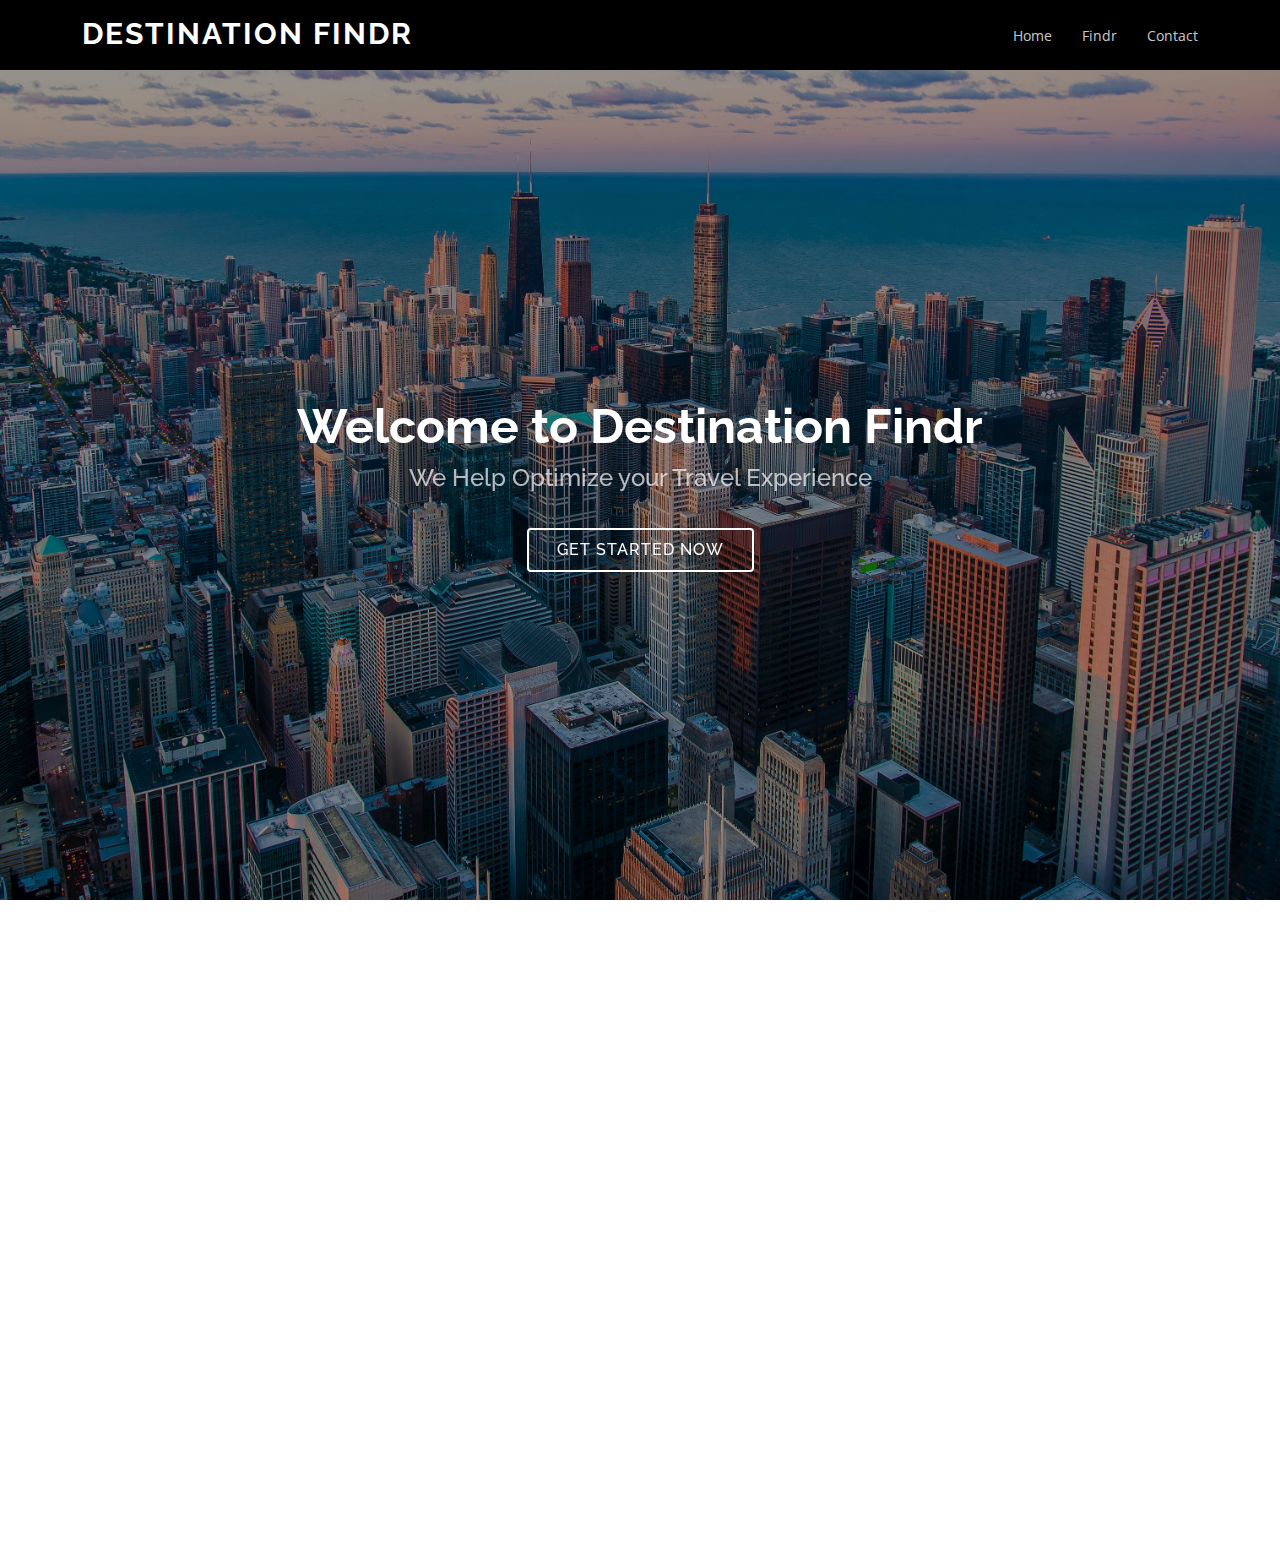
<file: index.html>
<!DOCTYPE html>
<html lang="en">

<head>
  <meta charset="utf-8">
  <meta content="width=device-width, initial-scale=1.0" name="viewport">

  <title>DFindr</title>
  <meta content="" name="description">
  <meta content="" name="keywords">

  <link href="assets/img/favicon.png" rel="icon">
  <link href="assets/img/apple-touch-icon.png" rel="apple-touch-icon">


  <link href="https://fonts.googleapis.com/css?family=Open+Sans:300,300i,400,400i,600,600i,700,700i|Raleway:300,300i,400,400i,500,500i,600,600i,700,700i|Poppins:300,300i,400,400i,500,500i,600,600i,700,700i" rel="stylesheet">


  <link href="assets/vendor/aos/aos.css" rel="stylesheet">
  <link href="assets/vendor/bootstrap/css/bootstrap.min.css" rel="stylesheet">
  <link href="assets/vendor/bootstrap-icons/bootstrap-icons.css" rel="stylesheet">
  <link href="assets/vendor/boxicons/css/boxicons.min.css" rel="stylesheet">
  <link href="assets/vendor/glightbox/css/glightbox.min.css" rel="stylesheet">
  <link href="assets/vendor/swiper/swiper-bundle.min.css" rel="stylesheet">

  <link href="assets/css/style.css" rel="stylesheet">

</head>

<body>


  <header id="header" class="fixed-top d-flex align-items-center">
    <div class="container d-flex justify-content-between">

      <div class="logo">
        <h1><a href="index.html">Destination Findr</a></h1>
       
      </div>

      <nav id="navbar" class="navbar">
        <ul>
          <li><a class="nav-link scrollto" href="index.html">Home</a></li>
          <li><a class="nav-link scrollto" href="findr.html">Findr</a></li>
          <li><a class="nav-link scrollto " href="contact.html">Contact</a></li>
      </nav>

    </div>
  </header>


  <section id="hero" class="d-flex flex-column justify-content-center align-items-center">
    <div class="container text-center text-md-left" data-aos="fade-up">
      <h1>Welcome to Destination Findr</h1>
      <h2>We Help Optimize your Travel Experience</h2>
      <a href="#about" class="btn-get-started scrollto">Get Started Now</a>
    </div>
  </section>

  <main id="main">

    <section id="about" class="about">
      <div class="container">

        <div class="row">
          <div class="col-xl-6 col-lg-7" data-aos="fade-right">
            <img src="assets/img/city2.jpg" class="img-fluid" alt="">
          </div>
          <div class="col-xl-6 col-lg-5 pt-5 pt-lg-0">
            <h3 data-aos="fade-up">Providing you with the Most Unique Travel Destinations</h3>
            <p data-aos="fade-up">
              Avoid just going to the overpriced and overcrowded destinations and instead find the hidden gems.
            </p>
            <div class="icon-box" data-aos="fade-up">
              <i class="bx bx-map-alt"></i>
              <h4>Precise Location</h4>
              <p>We provide exact locations and directions to the destinations shown on our platform</p>
            </div>

            <div class="icon-box" data-aos="fade-up" data-aos-delay="100">
              <i class="bx bxs-pie-chart-alt-2"></i>
              <h4>Better Planning</h4>
              <p>Plan on visiting the destinations that truly matter and maximize your time on vacation</p>
            </div>

            <div class="icon-box" data-aos="fade-up" data-aos-delay="200">
              <i class="bx bxs-camera-plus"></i>
              <h4>Great Photo-Ops</h4>
              <p>We provide you with some of the most magnificient places that are fantastic for photography</p>
            </div>

          </div>
        </div>

      </div>
    </section>
  <!-- Vendor JS Files -->
  <script src="assets/vendor/aos/aos.js"></script>
  <script src="assets/vendor/bootstrap/js/bootstrap.bundle.min.js"></script>
  <script src="assets/vendor/glightbox/js/glightbox.min.js"></script>
  <script src="assets/vendor/isotope-layout/isotope.pkgd.min.js"></script>
  <script src="assets/vendor/swiper/swiper-bundle.min.js"></script>
  <script src="assets/vendor/php-email-form/validate.js"></script>

  <!-- Template Main JS File -->
  <script src="assets/js/main.js"></script>

</body>

</html>
</file>
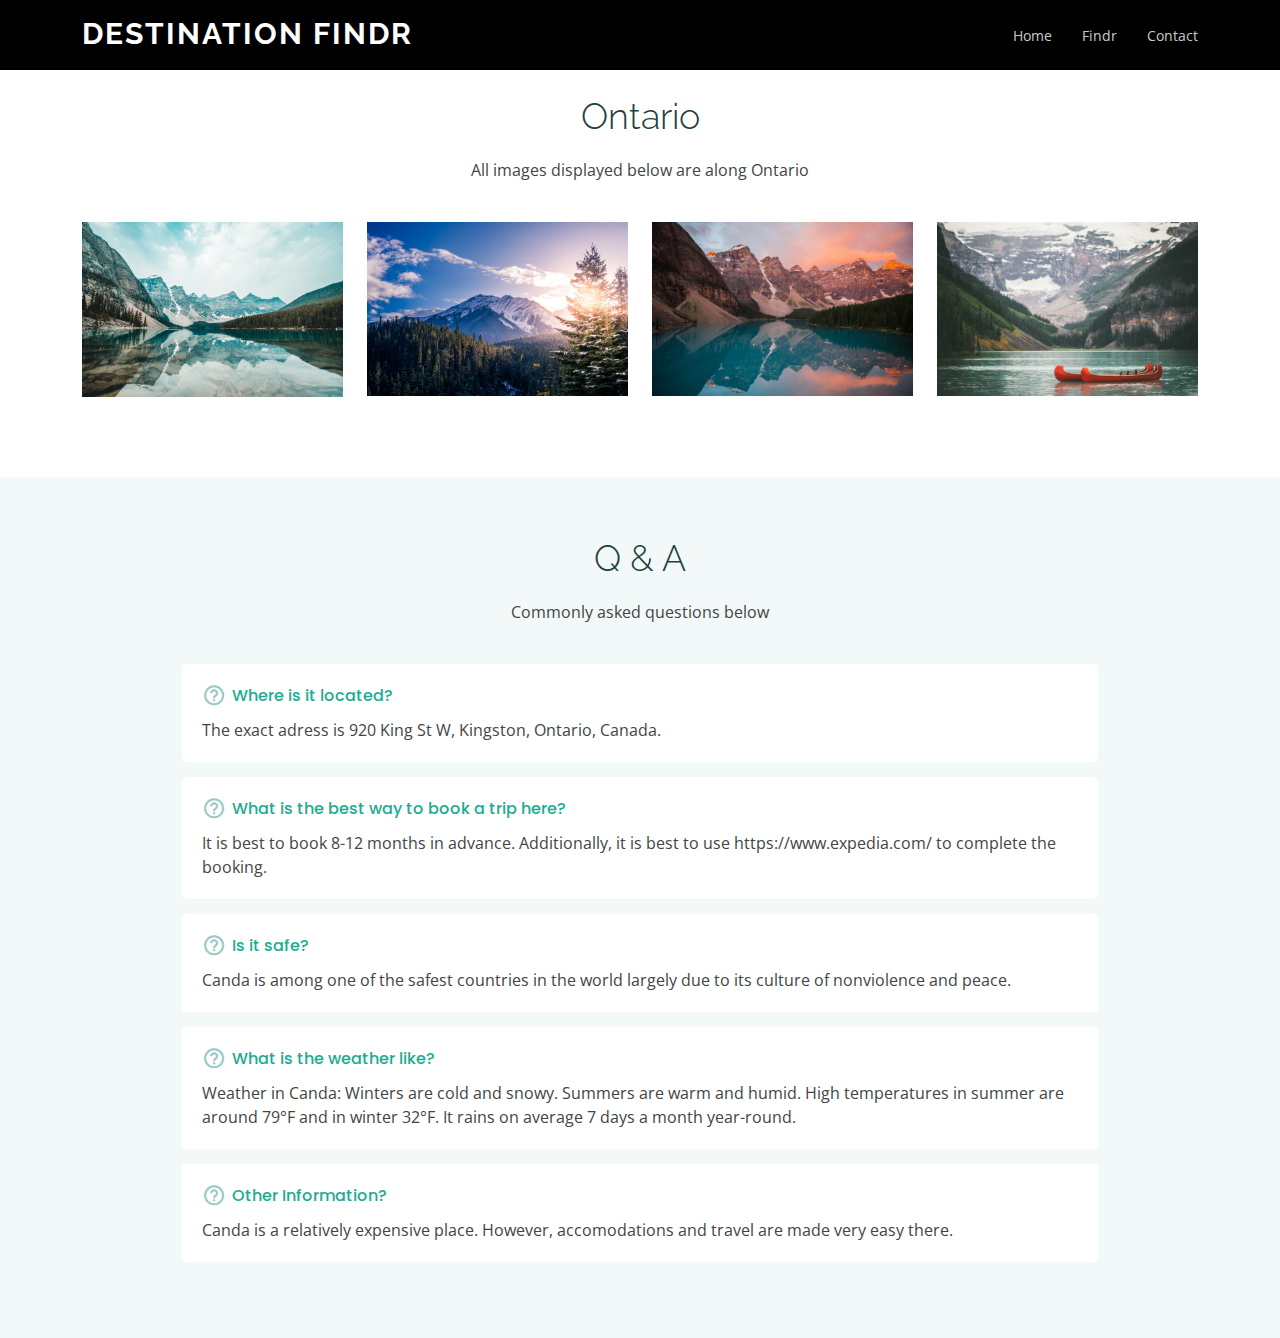
<file: canada.html>
<!DOCTYPE html>
<html lang="en">

<head>
  <meta charset="utf-8">
  <meta content="width=device-width, initial-scale=1.0" name="viewport">

  <title>DFindr</title>
  <meta content="" name="description">
  <meta content="" name="keywords">

  <link href="assets/img/favicon.png" rel="icon">
  <link href="assets/img/apple-touch-icon.png" rel="apple-touch-icon">


  <link href="https://fonts.googleapis.com/css?family=Open+Sans:300,300i,400,400i,600,600i,700,700i|Raleway:300,300i,400,400i,500,500i,600,600i,700,700i|Poppins:300,300i,400,400i,500,500i,600,600i,700,700i" rel="stylesheet">


  
  <link href="assets/vendor/bootstrap/css/bootstrap.min.css" rel="stylesheet">
  <link href="assets/vendor/bootstrap-icons/bootstrap-icons.css" rel="stylesheet">
  <link href="assets/vendor/boxicons/css/boxicons.min.css" rel="stylesheet">
  <link href="assets/vendor/glightbox/css/glightbox.min.css" rel="stylesheet">
  <link href="assets/vendor/swiper/swiper-bundle.min.css" rel="stylesheet">

  <link href="assets/css/style.css" rel="stylesheet">

</head>

<body>


  <header id="header" class="fixed-top d-flex align-items-center">
    <div class="container d-flex justify-content-between">

      <div class="logo">
        <h1><a href="index.html">Destination Findr</a></h1>
       
      </div>

      <nav id="navbar" class="navbar">
        <ul>
          <li><a class="nav-link scrollto" href="index.html">Home</a></li>
          <li><a class="nav-link scrollto" href="findr.html">Findr</a></li>
          <li><a class="nav-link scrollto " href="contact.html">Contact</a></li>
      </nav>

    </div>
  </header>

  <section id="team" class="team">
    <div class="container">

      <div class="section-title" style="margin-top: 35px;">
        <h2>Ontario</h2>
        <p>All images displayed below are along Ontario</p>
      </div>

      <div class="row">

        <div class="col-xl-3 col-lg-4 col-md-6" data-aos="fade-up">
          <div class="member">
            <img src="assets/img/j1.jpg" class="img-fluid" alt="">
            <div class="member-info">
              <div class="member-info-content">
                <h4>Lake Erie</h4>
                
              </div>
              
            </div>
          </div>
        </div>

        <div class="col-xl-3 col-lg-4 col-md-6" data-aos="fade-up" data-aos-delay="100">
          <div class="member">
            <img src="assets/img/j2.jpg" class="img-fluid" alt="">
            <div class="member-info">
              <div class="member-info-content">
                <h4>Blue Mountain</h4>
             
              </div>
              
            </div>
          </div>
        </div>

        <div class="col-xl-3 col-lg-4 col-md-6" data-aos="fade-up" data-aos-delay="200">
          <div class="member">
            <img src="assets/img/j3.jpg" class="img-fluid" alt="">
            <div class="member-info">
              <div class="member-info-content">
                <h4>Ishpatina Ridge</h4>
              
              </div>
              
            </div>
          </div>
        </div>

        <div class="col-xl-3 col-lg-4 col-md-6" data-aos="fade-up" data-aos-delay="300">
          <div class="member">
            <img src="assets/img/j4.jpg" class="img-fluid" alt="">
            <div class="member-info">
              <div class="member-info-content">
                <h4>Deer Creek</h4>
                
              </div>
              
            </div>
          </div>
        </div>

      </div>

    </div>
  </section>

  <section id="faq" class="faq section-bg">
    <div class="container">

      <div class="section-title" data-aos="fade-up">
        <h2>Q & A</h2>
        <p>Commonly asked questions below</p>
      </div>

      <div class="faq-list">
        <ul>
          <li data-aos="fade-up">
            <i class="bx bx-help-circle icon-help"></i> <a data-bs-toggle="collapse" class="collapse" data-bs-target="#faq-list-1">Where is it located?</a>
            <div id="faq-list-1" class="collapse show" data-bs-parent=".faq-list">
              <p>
                The exact adress is 920 King St W, Kingston, Ontario, Canada.
              </p>
            </div>
          </li>

          <li data-aos="fade-up" data-aos-delay="100">
            <i class="bx bx-help-circle icon-help"></i> <a data-bs-toggle="collapse" data-bs-target="#faq-list-2" class="collapse">What is the best way to book a trip here? </a>
            <div id="faq-list-2" class="collapse show" data-bs-parent=".faq-list">
              <p>
                It is best to book 8-12 months in advance. Additionally, it is best to use https://www.expedia.com/ to complete the booking.
              </p>
            </div>
          </li>

          <li data-aos="fade-up" data-aos-delay="200">
            <i class="bx bx-help-circle icon-help"></i> <a data-bs-toggle="collapse" data-bs-target="#faq-list-3" class="collapse">Is it safe? </a>
            <div id="faq-list-3" class="collapse show" data-bs-parent=".faq-list">
              <p>
                Canda is among one of the safest countries in the world largely due to its culture of nonviolence and peace.
              </p>
            </div>
          </li>

          <li data-aos="fade-up" data-aos-delay="300">
            <i class="bx bx-help-circle icon-help"></i> <a data-bs-toggle="collapse" data-bs-target="#faq-list-4" class="collapse">What is the weather like? </a>
            <div id="faq-list-4" class="collapse show" data-bs-parent=".faq-list">
              <p>
                Weather in Canda: Winters are cold and snowy. Summers are warm and humid. High temperatures in summer are around 79°F and in winter 32°F. It rains on average 7 days a month year-round.
              </p>
            </div>
          </li>

          <li data-aos="fade-up" data-aos-delay="400">
            <i class="bx bx-help-circle icon-help"></i> <a data-bs-toggle="collapse" data-bs-target="#faq-list-5" class="collapse">Other Information?</a>
            <div id="faq-list-5" class="collapse show" data-bs-parent=".faq-list">
              <p>
                Canda is a relatively expensive place. However, accomodations and travel are made very easy there.
              </p>
            </div>
          </li>

        </ul>
      </div>

    </div>
  </section>
  </body>
</html>
</file>
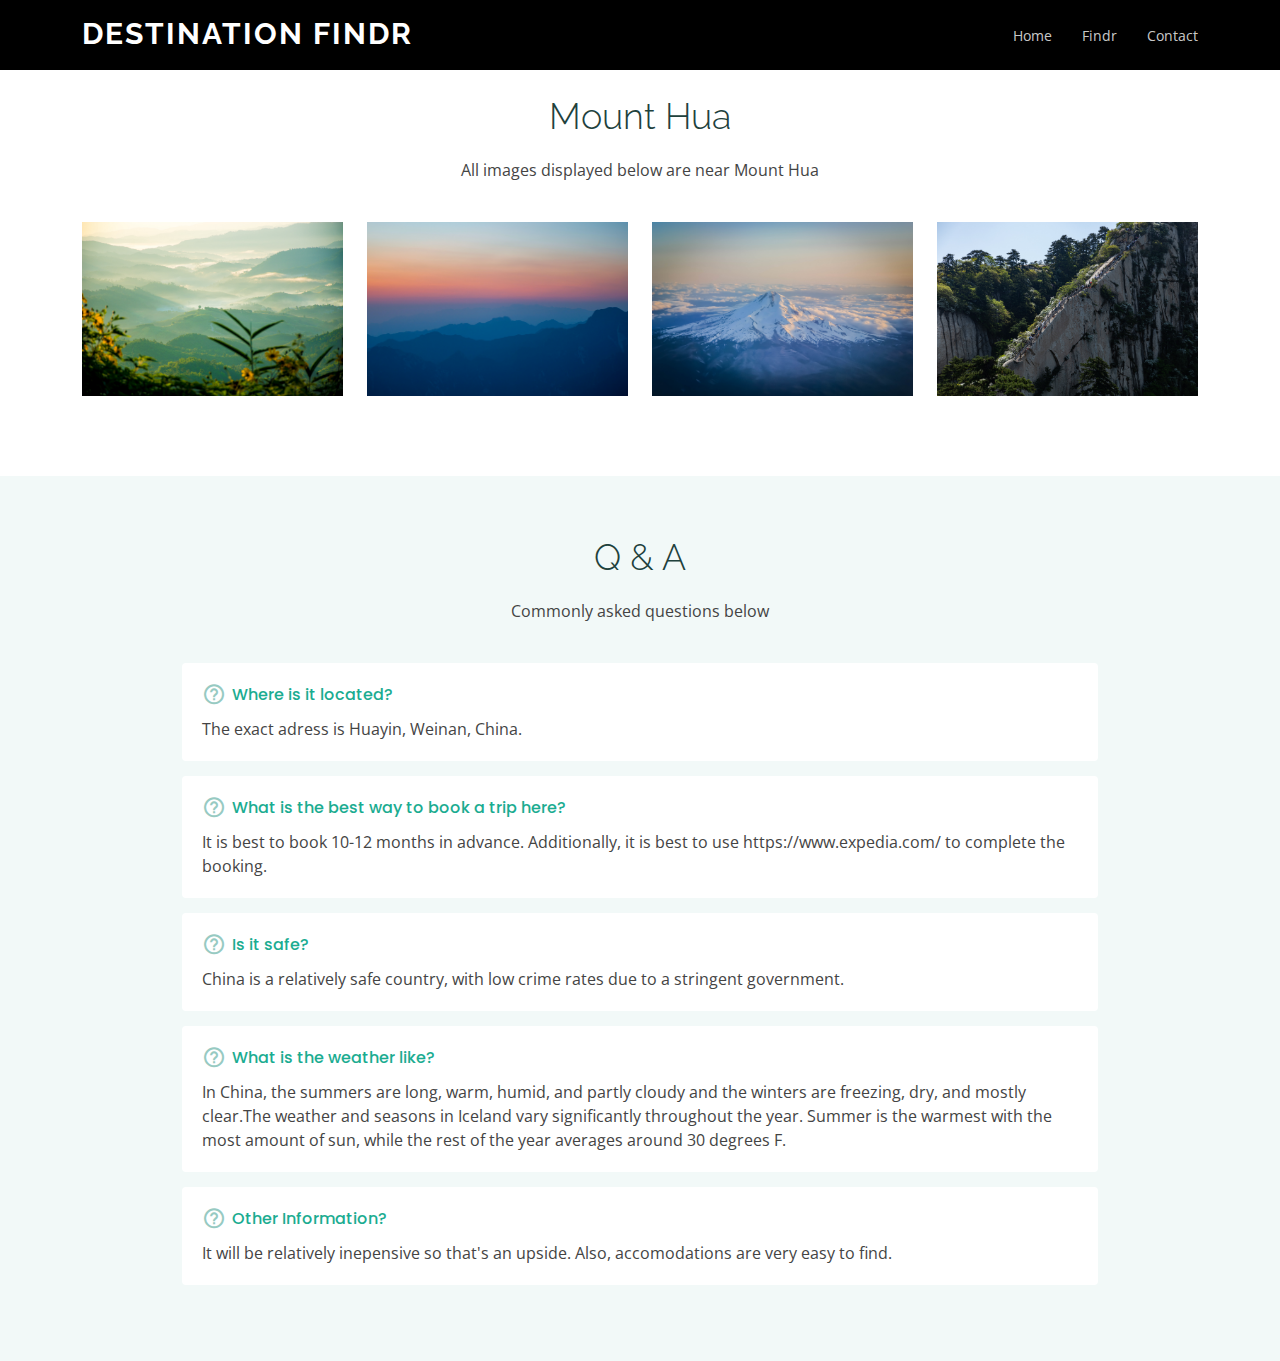
<file: china.html>
<!DOCTYPE html>
<html lang="en">

<head>
  <meta charset="utf-8">
  <meta content="width=device-width, initial-scale=1.0" name="viewport">

  <title>DFindr</title>
  <meta content="" name="description">
  <meta content="" name="keywords">

  <link href="assets/img/favicon.png" rel="icon">
  <link href="assets/img/apple-touch-icon.png" rel="apple-touch-icon">


  <link href="https://fonts.googleapis.com/css?family=Open+Sans:300,300i,400,400i,600,600i,700,700i|Raleway:300,300i,400,400i,500,500i,600,600i,700,700i|Poppins:300,300i,400,400i,500,500i,600,600i,700,700i" rel="stylesheet">


  
  <link href="assets/vendor/bootstrap/css/bootstrap.min.css" rel="stylesheet">
  <link href="assets/vendor/bootstrap-icons/bootstrap-icons.css" rel="stylesheet">
  <link href="assets/vendor/boxicons/css/boxicons.min.css" rel="stylesheet">
  <link href="assets/vendor/glightbox/css/glightbox.min.css" rel="stylesheet">
  <link href="assets/vendor/swiper/swiper-bundle.min.css" rel="stylesheet">

  <link href="assets/css/style.css" rel="stylesheet">

</head>

<body>


  <header id="header" class="fixed-top d-flex align-items-center">
    <div class="container d-flex justify-content-between">

      <div class="logo">
        <h1><a href="index.html">Destination Findr</a></h1>
       
      </div>

      <nav id="navbar" class="navbar">
        <ul>
          <li><a class="nav-link scrollto" href="index.html">Home</a></li>
          <li><a class="nav-link scrollto" href="findr.html">Findr</a></li>
          <li><a class="nav-link scrollto " href="contact.html">Contact</a></li>
      </nav>

    </div>
  </header>

  <section id="team" class="team">
    <div class="container">

      <div class="section-title" style="margin-top: 35px;">
        <h2>Mount Hua</h2>
        <p>All images displayed below are near Mount Hua</p>
      </div>

      <div class="row">

        <div class="col-xl-3 col-lg-4 col-md-6" data-aos="fade-up">
          <div class="member">
            <img src="assets/img/c1.jpg" class="img-fluid" alt="">
            <div class="member-info">
              <div class="member-info-content">
                <h4>Valley</h4>
                
              </div>
              
            </div>
          </div>
        </div>

        <div class="col-xl-3 col-lg-4 col-md-6" data-aos="fade-up" data-aos-delay="100">
          <div class="member">
            <img src="assets/img/c2.jpg" class="img-fluid" alt="">
            <div class="member-info">
              <div class="member-info-content">
                <h4>Sunset</h4>
             
              </div>
              
            </div>
          </div>
        </div>

        <div class="col-xl-3 col-lg-4 col-md-6" data-aos="fade-up" data-aos-delay="200">
          <div class="member">
            <img src="assets/img/c3.jpg" class="img-fluid" alt="">
            <div class="member-info">
              <div class="member-info-content">
                <h4>Winter</h4>
              
              </div>
              
            </div>
          </div>
        </div>

        <div class="col-xl-3 col-lg-4 col-md-6" data-aos="fade-up" data-aos-delay="300">
          <div class="member">
            <img src="assets/img/c4.jpg" class="img-fluid" alt="">
            <div class="member-info">
              <div class="member-info-content">
                <h4>Summer</h4>
                
              </div>
              
            </div>
          </div>
        </div>

      </div>

    </div>
  </section>

  <section id="faq" class="faq section-bg">
    <div class="container">

      <div class="section-title" data-aos="fade-up">
        <h2>Q & A</h2>
        <p>Commonly asked questions below</p>
      </div>

      <div class="faq-list">
        <ul>
          <li data-aos="fade-up">
            <i class="bx bx-help-circle icon-help"></i> <a data-bs-toggle="collapse" class="collapse" data-bs-target="#faq-list-1">Where is it located?</a>
            <div id="faq-list-1" class="collapse show" data-bs-parent=".faq-list">
              <p>
                The exact adress is Huayin, Weinan, China.

              </p>
            </div>
          </li>

          <li data-aos="fade-up" data-aos-delay="100">
            <i class="bx bx-help-circle icon-help"></i> <a data-bs-toggle="collapse" data-bs-target="#faq-list-2" class="collapse">What is the best way to book a trip here? </a>
            <div id="faq-list-2" class="collapse show" data-bs-parent=".faq-list">
              <p>
                It is best to book 10-12 months in advance. Additionally, it is best to use https://www.expedia.com/ to complete the booking.
              </p>
            </div>
          </li>

          <li data-aos="fade-up" data-aos-delay="200">
            <i class="bx bx-help-circle icon-help"></i> <a data-bs-toggle="collapse" data-bs-target="#faq-list-3" class="collapse">Is it safe? </a>
            <div id="faq-list-3" class="collapse show" data-bs-parent=".faq-list">
              <p>
                China is a relatively safe country, with low crime rates due to a stringent government.
              </p>
            </div>
          </li>

          <li data-aos="fade-up" data-aos-delay="300">
            <i class="bx bx-help-circle icon-help"></i> <a data-bs-toggle="collapse" data-bs-target="#faq-list-4" class="collapse">What is the weather like? </a>
            <div id="faq-list-4" class="collapse show" data-bs-parent=".faq-list">
              <p>In China, the summers are long, warm, humid, and partly cloudy and the winters are freezing, dry, and mostly clear.The weather and seasons in Iceland vary significantly throughout the year. Summer is the warmest with the most amount of sun, while the rest of the year averages around 30 degrees F.
              </p>
            </div>
          </li>

          <li data-aos="fade-up" data-aos-delay="400">
            <i class="bx bx-help-circle icon-help"></i> <a data-bs-toggle="collapse" data-bs-target="#faq-list-5" class="collapse">Other Information?</a>
            <div id="faq-list-5" class="collapse show" data-bs-parent=".faq-list">
              <p>
                It will be relatively inepensive so that's an upside. Also, accomodations are very easy to find.
              </p>
            </div>
          </li>

        </ul>
      </div>

    </div>
  </section>
  </body>
</html>
</file>
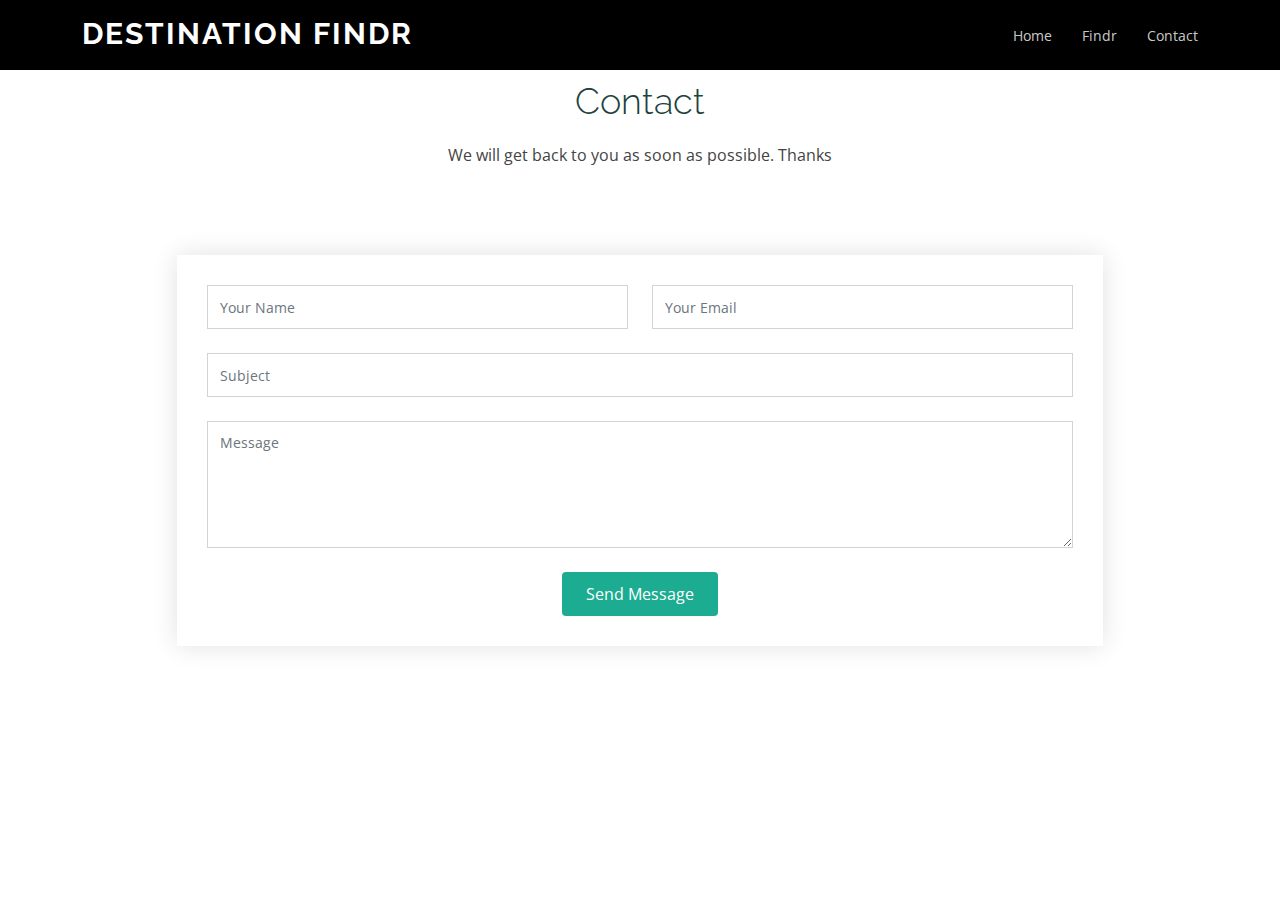
<file: contact.html>
<!DOCTYPE html>
<html lang="en">

<head>
  <meta charset="utf-8">
  <meta content="width=device-width, initial-scale=1.0" name="viewport">

  <title>DFindr</title>
  <meta content="" name="description">
  <meta content="" name="keywords">

  <link href="assets/img/favicon.png" rel="icon">
  <link href="assets/img/apple-touch-icon.png" rel="apple-touch-icon">


  <link href="https://fonts.googleapis.com/css?family=Open+Sans:300,300i,400,400i,600,600i,700,700i|Raleway:300,300i,400,400i,500,500i,600,600i,700,700i|Poppins:300,300i,400,400i,500,500i,600,600i,700,700i" rel="stylesheet">


  
  <link href="assets/vendor/bootstrap/css/bootstrap.min.css" rel="stylesheet">
  <link href="assets/vendor/bootstrap-icons/bootstrap-icons.css" rel="stylesheet">
  <link href="assets/vendor/boxicons/css/boxicons.min.css" rel="stylesheet">
  <link href="assets/vendor/glightbox/css/glightbox.min.css" rel="stylesheet">
  <link href="assets/vendor/swiper/swiper-bundle.min.css" rel="stylesheet">

  <link href="assets/css/style.css" rel="stylesheet">

</head>

<body>


  <header id="header" class="fixed-top d-flex align-items-center">
    <div class="container d-flex justify-content-between">

      <div class="logo">
        <h1><a href="index.html">Destination Findr</a></h1>
       
      </div>

      <nav id="navbar" class="navbar">
        <ul>
          <li><a class="nav-link scrollto" href="index.html">Home</a></li>
          <li><a class="nav-link scrollto" href="findr.html">Findr</a></li>
          <li><a class="nav-link scrollto " href="contact.html">Contact</a></li>
      </nav>

    </div>
  </header>

  <section id="contact" class="contact">
    <div class="container">

      <div class="section-title" style="margin-top: 20px;">
        <h2>Contact</h2>
        <p>We will get back to you as soon as possible. Thanks</p>
      </div>

      <div class="row no-gutters justify-content-center" data-aos="fade-up">

      </div>

      <div class="row mt-5 justify-content-center" data-aos="fade-up">
        <div class="col-lg-10">
          <form action="forms/contact.php" method="post" role="form" class="php-email-form">
            <div class="row">
              <div class="col-md-6 form-group">
                <input type="text" name="name" class="form-control" id="name" placeholder="Your Name" required>
              </div>
              <div class="col-md-6 form-group mt-3 mt-md-0">
                <input type="email" class="form-control" name="email" id="email" placeholder="Your Email" required>
              </div>
            </div>
            <div class="form-group mt-3">
              <input type="text" class="form-control" name="subject" id="subject" placeholder="Subject" required>
            </div>
            <div class="form-group mt-3">
              <textarea class="form-control" name="message" rows="5" placeholder="Message" required></textarea>
            </div>
            <div class="my-3">
              <div class="loading">Loading</div>
              <div class="error-message"></div>
              <div class="sent-message">Your message has been sent. Thank you!</div>
            </div>
            <div class="text-center"><button type="submit">Send Message</button></div>
          </form>
        </div>

      </div>

    </div>
  </section>
  
</body>

</html>
</file>
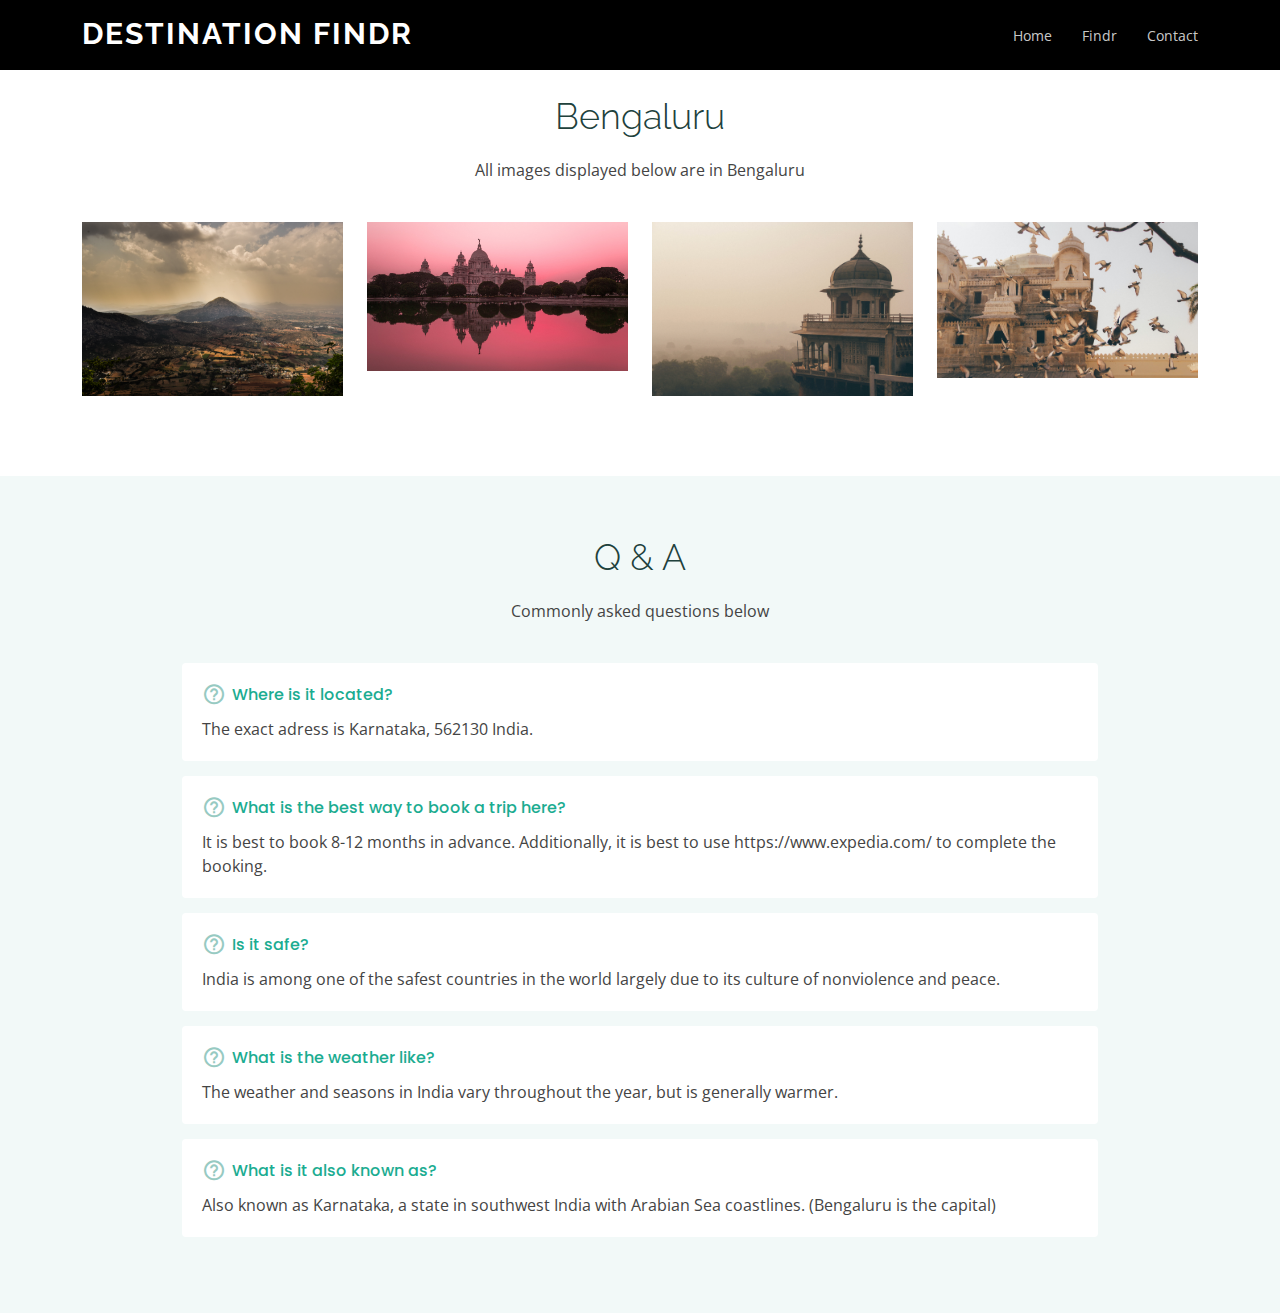
<file: india.html>
<!DOCTYPE html>
<html lang="en">

<head>
  <meta charset="utf-8">
  <meta content="width=device-width, initial-scale=1.0" name="viewport">

  <title>DFindr</title>
  <meta content="" name="description">
  <meta content="" name="keywords">

  <link href="assets/img/favicon.png" rel="icon">
  <link href="assets/img/apple-touch-icon.png" rel="apple-touch-icon">


  <link href="https://fonts.googleapis.com/css?family=Open+Sans:300,300i,400,400i,600,600i,700,700i|Raleway:300,300i,400,400i,500,500i,600,600i,700,700i|Poppins:300,300i,400,400i,500,500i,600,600i,700,700i" rel="stylesheet">


  
  <link href="assets/vendor/bootstrap/css/bootstrap.min.css" rel="stylesheet">
  <link href="assets/vendor/bootstrap-icons/bootstrap-icons.css" rel="stylesheet">
  <link href="assets/vendor/boxicons/css/boxicons.min.css" rel="stylesheet">
  <link href="assets/vendor/glightbox/css/glightbox.min.css" rel="stylesheet">
  <link href="assets/vendor/swiper/swiper-bundle.min.css" rel="stylesheet">

  <link href="assets/css/style.css" rel="stylesheet">

</head>

<body>


  <header id="header" class="fixed-top d-flex align-items-center">
    <div class="container d-flex justify-content-between">

      <div class="logo">
        <h1><a href="index.html">Destination Findr</a></h1>
       
      </div>

      <nav id="navbar" class="navbar">
        <ul>
          <li><a class="nav-link scrollto" href="index.html">Home</a></li>
          <li><a class="nav-link scrollto" href="findr.html">Findr</a></li>
          <li><a class="nav-link scrollto " href="contact.html">Contact</a></li>
      </nav>

    </div>
  </header>

  <section id="team" class="team">
    <div class="container">

      <div class="section-title" style="margin-top: 35px;">
        <h2>Bengaluru</h2>
        <p>All images displayed below are in Bengaluru</p>
      </div>

      <div class="row">

        <div class="col-xl-3 col-lg-4 col-md-6" data-aos="fade-up">
          <div class="member">
            <img src="assets/img/i1.jpg" class="img-fluid" alt="">
            <div class="member-info">
              <div class="member-info-content">
                <h4>Local Mountains</h4>
                
              </div>
              
            </div>
          </div>
        </div>

        <div class="col-xl-3 col-lg-4 col-md-6" data-aos="fade-up" data-aos-delay="100">
          <div class="member">
            <img src="assets/img/i2.jpg" class="img-fluid" alt="">
            <div class="member-info">
              <div class="member-info-content">
                <h4>Temple</h4>
             
              </div>
              
            </div>
          </div>
        </div>

        <div class="col-xl-3 col-lg-4 col-md-6" data-aos="fade-up" data-aos-delay="200">
          <div class="member">
            <img src="assets/img/i3.jpg" class="img-fluid" alt="">
            <div class="member-info">
              <div class="member-info-content">
                <h4>Mosque</h4>
              
              </div>
              
            </div>
          </div>
        </div>

        <div class="col-xl-3 col-lg-4 col-md-6" data-aos="fade-up" data-aos-delay="300">
          <div class="member">
            <img src="assets/img/i4.jpg" class="img-fluid" alt="">
            <div class="member-info">
              <div class="member-info-content">
                <h4>Shrine</h4>
                
              </div>
              
            </div>
          </div>
        </div>

      </div>

    </div>
  </section>

  <section id="faq" class="faq section-bg">
    <div class="container">

      <div class="section-title" data-aos="fade-up">
        <h2>Q & A</h2>
        <p>Commonly asked questions below</p>
      </div>

      <div class="faq-list">
        <ul>
          <li data-aos="fade-up">
            <i class="bx bx-help-circle icon-help"></i> <a data-bs-toggle="collapse" class="collapse" data-bs-target="#faq-list-1">Where is it located?</a>
            <div id="faq-list-1" class="collapse show" data-bs-parent=".faq-list">
              <p>
                The exact adress is Karnataka, 562130 India.
              </p>
            </div>
          </li>

          <li data-aos="fade-up" data-aos-delay="100">
            <i class="bx bx-help-circle icon-help"></i> <a data-bs-toggle="collapse" data-bs-target="#faq-list-2" class="collapse">What is the best way to book a trip here? </a>
            <div id="faq-list-2" class="collapse show" data-bs-parent=".faq-list">
              <p>
                It is best to book 8-12 months in advance. Additionally, it is best to use https://www.expedia.com/ to complete the booking.
              </p>
            </div>
          </li>

          <li data-aos="fade-up" data-aos-delay="200">
            <i class="bx bx-help-circle icon-help"></i> <a data-bs-toggle="collapse" data-bs-target="#faq-list-3" class="collapse">Is it safe? </a>
            <div id="faq-list-3" class="collapse show" data-bs-parent=".faq-list">
              <p>
                India is among one of the safest countries in the world largely due to its culture of nonviolence and peace.
              </p>
            </div>
          </li>

          <li data-aos="fade-up" data-aos-delay="300">
            <i class="bx bx-help-circle icon-help"></i> <a data-bs-toggle="collapse" data-bs-target="#faq-list-4" class="collapse">What is the weather like? </a>
            <div id="faq-list-4" class="collapse show" data-bs-parent=".faq-list">
              <p>
                The weather and seasons in India vary throughout the year, but is generally warmer.
              </p>
            </div>
          </li>

          <li data-aos="fade-up" data-aos-delay="400">
            <i class="bx bx-help-circle icon-help"></i> <a data-bs-toggle="collapse" data-bs-target="#faq-list-5" class="collapse">What is it also known as?</a>
            <div id="faq-list-5" class="collapse show" data-bs-parent=".faq-list">
              <p>
                Also known as Karnataka, a state in southwest India with Arabian Sea coastlines. (Bengaluru is the capital)
              </p>
            </div>
          </li>

        </ul>
      </div>

    </div>
  </section>
  </body>
</html>
</file>
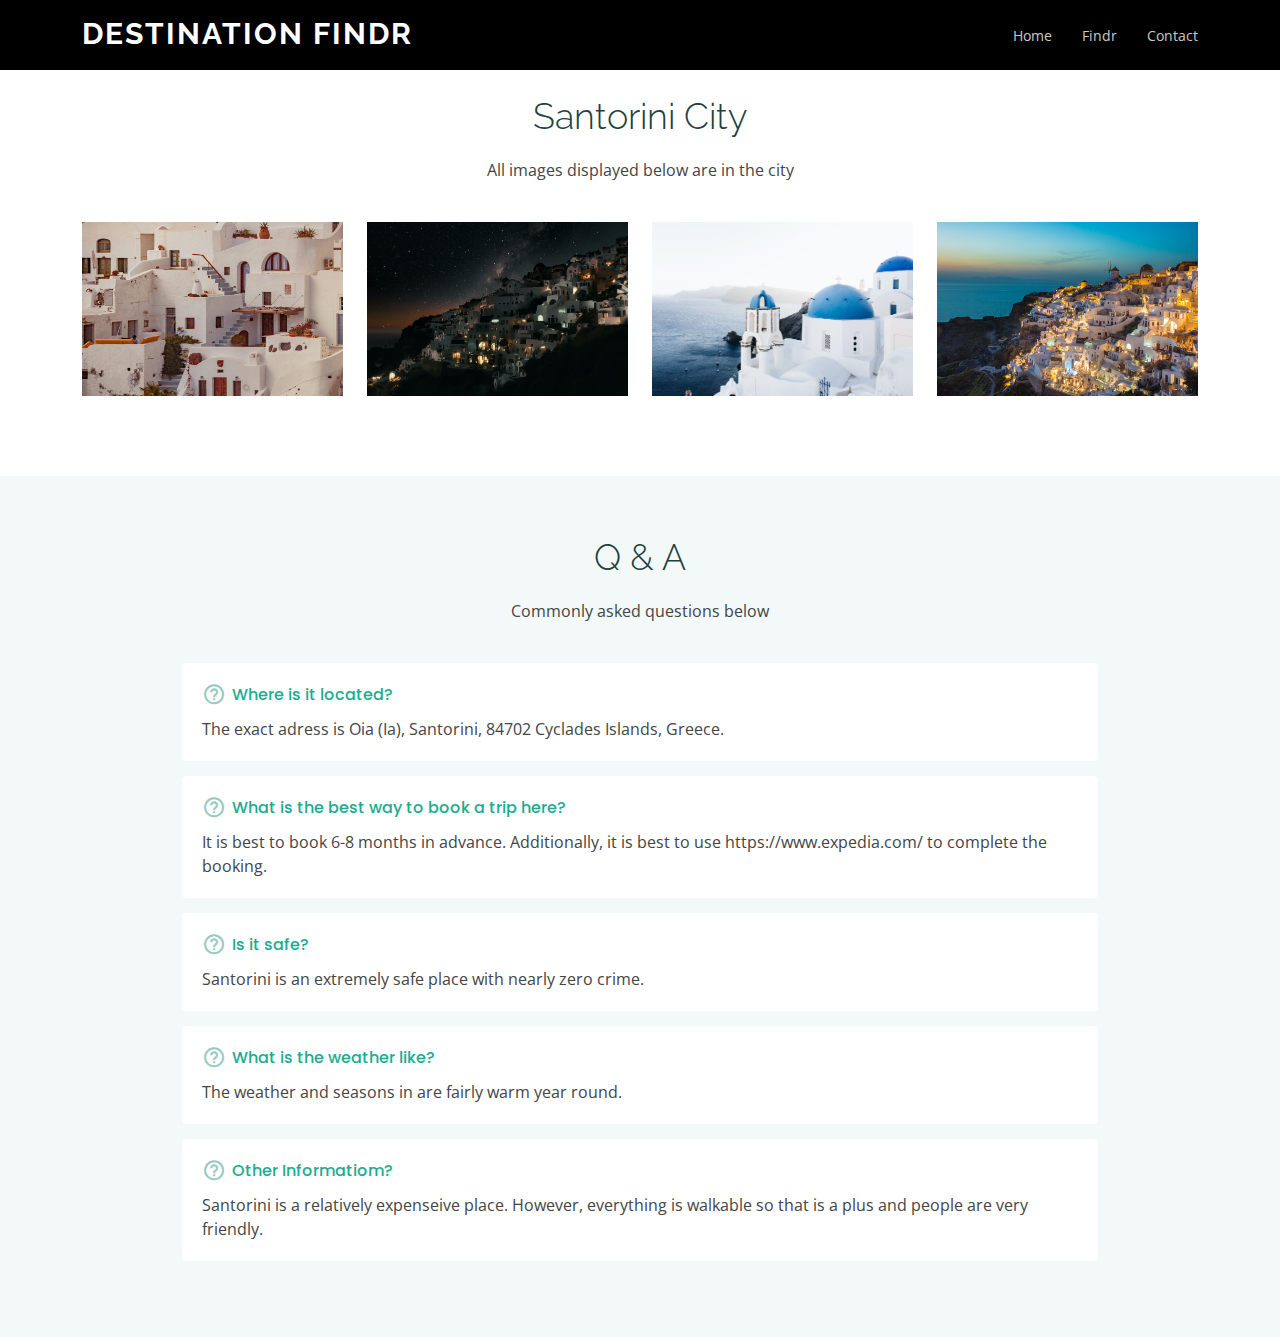
<file: santorini.html>
<!DOCTYPE html>
<html lang="en">

<head>
  <meta charset="utf-8">
  <meta content="width=device-width, initial-scale=1.0" name="viewport">

  <title>DFindr</title>
  <meta content="" name="description">
  <meta content="" name="keywords">

  <link href="assets/img/favicon.png" rel="icon">
  <link href="assets/img/apple-touch-icon.png" rel="apple-touch-icon">


  <link href="https://fonts.googleapis.com/css?family=Open+Sans:300,300i,400,400i,600,600i,700,700i|Raleway:300,300i,400,400i,500,500i,600,600i,700,700i|Poppins:300,300i,400,400i,500,500i,600,600i,700,700i" rel="stylesheet">


  
  <link href="assets/vendor/bootstrap/css/bootstrap.min.css" rel="stylesheet">
  <link href="assets/vendor/bootstrap-icons/bootstrap-icons.css" rel="stylesheet">
  <link href="assets/vendor/boxicons/css/boxicons.min.css" rel="stylesheet">
  <link href="assets/vendor/glightbox/css/glightbox.min.css" rel="stylesheet">
  <link href="assets/vendor/swiper/swiper-bundle.min.css" rel="stylesheet">

  <link href="assets/css/style.css" rel="stylesheet">

</head>

<body>


  <header id="header" class="fixed-top d-flex align-items-center">
    <div class="container d-flex justify-content-between">

      <div class="logo">
        <h1><a href="index.html">Destination Findr</a></h1>
       
      </div>

      <nav id="navbar" class="navbar">
        <ul>
          <li><a class="nav-link scrollto" href="index.html">Home</a></li>
          <li><a class="nav-link scrollto" href="findr.html">Findr</a></li>
          <li><a class="nav-link scrollto " href="contact.html">Contact</a></li>
      </nav>

    </div>
  </header>

  <section id="team" class="team">
    <div class="container">

      <div class="section-title" style="margin-top: 35px;">
        <h2>Santorini City</h2>
        <p>All images displayed below are in the city</p>
      </div>

      <div class="row">

        <div class="col-xl-3 col-lg-4 col-md-6" data-aos="fade-up">
          <div class="member">
            <img src="assets/img/n1.jpg" class="img-fluid" alt="">
            <div class="member-info">
              <div class="member-info-content">
                <h4>Villas</h4>
                
              </div>
              
            </div>
          </div>
        </div>

        <div class="col-xl-3 col-lg-4 col-md-6" data-aos="fade-up" data-aos-delay="100">
          <div class="member">
            <img src="assets/img/n2.jpg" class="img-fluid" alt="">
            <div class="member-info">
              <div class="member-info-content">
                <h4>Night Views</h4>
             
              </div>
              
            </div>
          </div>
        </div>

        <div class="col-xl-3 col-lg-4 col-md-6" data-aos="fade-up" data-aos-delay="200">
          <div class="member">
            <img src="assets/img/n3.jpg" class="img-fluid" alt="">
            <div class="member-info">
              <div class="member-info-content">
                <h4>Morning</h4>
              
              </div>
              
            </div>
          </div>
        </div>

        <div class="col-xl-3 col-lg-4 col-md-6" data-aos="fade-up" data-aos-delay="300">
          <div class="member">
            <img src="assets/img/n4.jpg" class="img-fluid" alt="">
            <div class="member-info">
              <div class="member-info-content">
                <h4>Sunset</h4>
                
              </div>
              
            </div>
          </div>
        </div>

      </div>

    </div>
  </section>

  <section id="faq" class="faq section-bg">
    <div class="container">

      <div class="section-title" data-aos="fade-up">
        <h2>Q & A</h2>
        <p>Commonly asked questions below</p>
      </div>

      <div class="faq-list">
        <ul>
          <li data-aos="fade-up">
            <i class="bx bx-help-circle icon-help"></i> <a data-bs-toggle="collapse" class="collapse" data-bs-target="#faq-list-1">Where is it located?</a>
            <div id="faq-list-1" class="collapse show" data-bs-parent=".faq-list">
              <p>
                The exact adress is Oia (Ia), Santorini, 84702 Cyclades Islands, Greece.
              </p>
            </div>
          </li>

          <li data-aos="fade-up" data-aos-delay="100">
            <i class="bx bx-help-circle icon-help"></i> <a data-bs-toggle="collapse" data-bs-target="#faq-list-2" class="collapse">What is the best way to book a trip here? </a>
            <div id="faq-list-2" class="collapse show" data-bs-parent=".faq-list">
              <p>
                It is best to book 6-8 months in advance. Additionally, it is best to use https://www.expedia.com/ to complete the booking.
              </p>
            </div>
          </li>

          <li data-aos="fade-up" data-aos-delay="200">
            <i class="bx bx-help-circle icon-help"></i> <a data-bs-toggle="collapse" data-bs-target="#faq-list-3" class="collapse">Is it safe? </a>
            <div id="faq-list-3" class="collapse show" data-bs-parent=".faq-list">
              <p>
                Santorini is an extremely safe place with nearly zero crime.
              </p>
            </div>
          </li>

          <li data-aos="fade-up" data-aos-delay="300">
            <i class="bx bx-help-circle icon-help"></i> <a data-bs-toggle="collapse" data-bs-target="#faq-list-4" class="collapse">What is the weather like? </a>
            <div id="faq-list-4" class="collapse show" data-bs-parent=".faq-list">
              <p>
                The weather and seasons in are fairly warm year round.
              </p>
            </div>
          </li>

          <li data-aos="fade-up" data-aos-delay="400">
            <i class="bx bx-help-circle icon-help"></i> <a data-bs-toggle="collapse" data-bs-target="#faq-list-5" class="collapse">Other Informatiom?</a>
            <div id="faq-list-5" class="collapse show" data-bs-parent=".faq-list">
              <p>
                Santorini is a relatively expenseive place. However, everything is walkable so that is a plus and people are very friendly.
              </p>
            </div>
          </li>

        </ul>
      </div>

    </div>
  </section>
  </body>
</html>
</file>
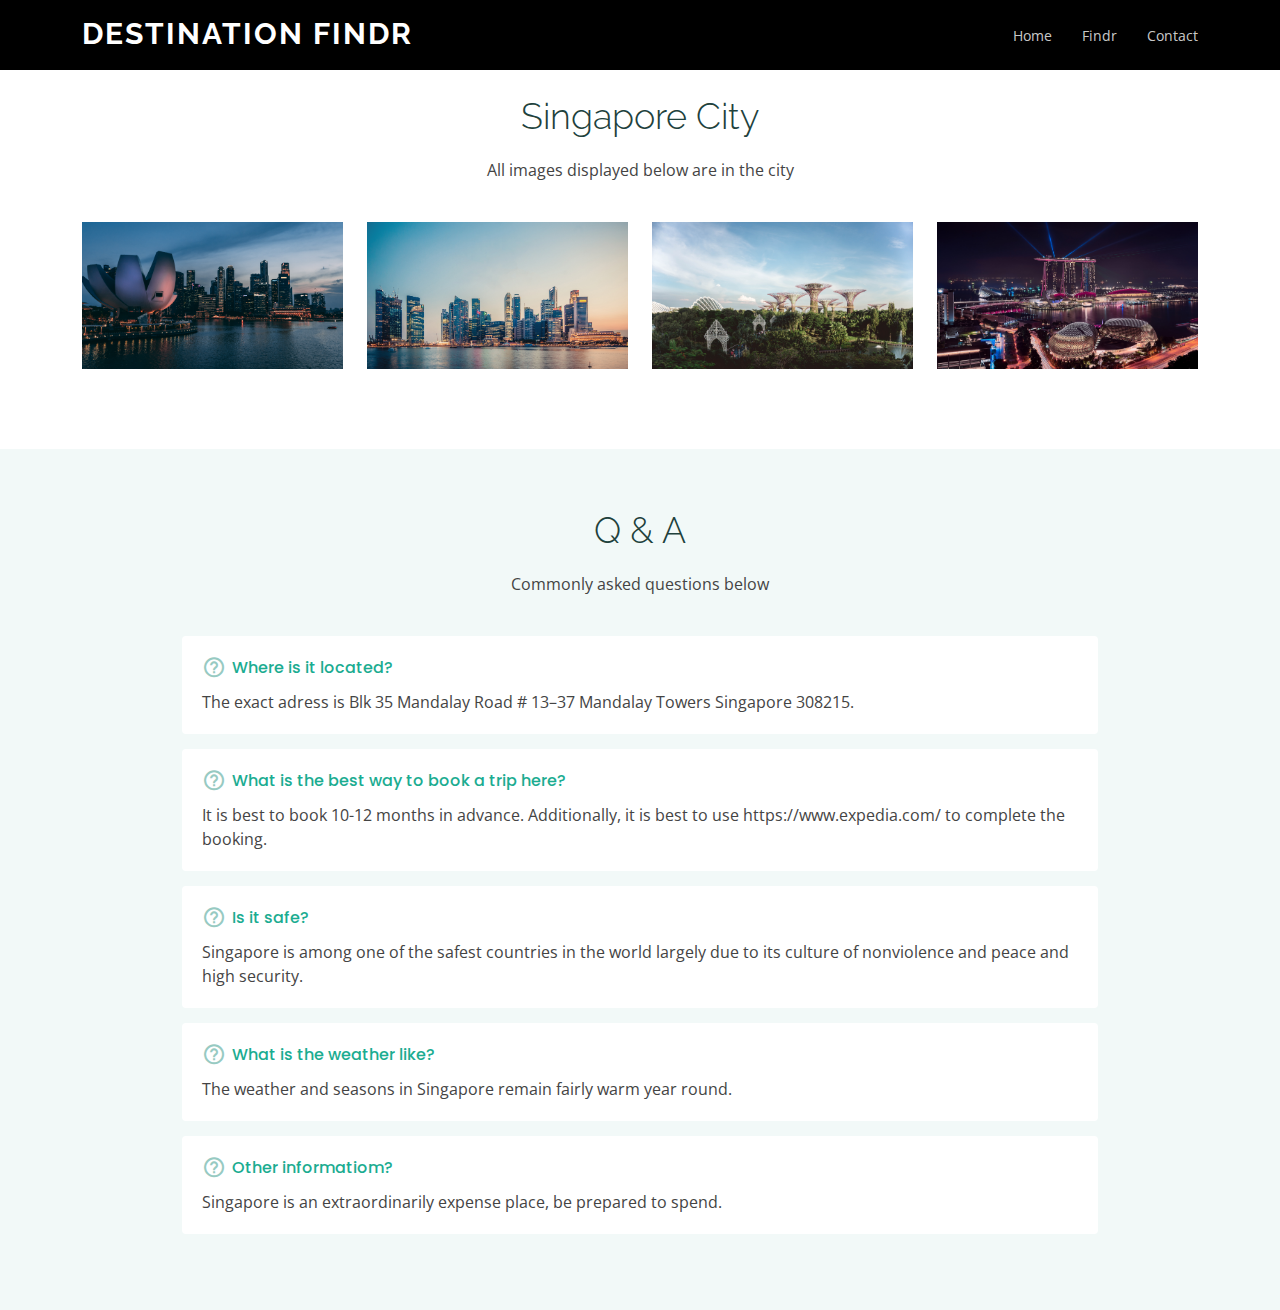
<file: singapore.html>
<!DOCTYPE html>
<html lang="en">

<head>
  <meta charset="utf-8">
  <meta content="width=device-width, initial-scale=1.0" name="viewport">

  <title>DFindr</title>
  <meta content="" name="description">
  <meta content="" name="keywords">

  <link href="assets/img/favicon.png" rel="icon">
  <link href="assets/img/apple-touch-icon.png" rel="apple-touch-icon">


  <link href="https://fonts.googleapis.com/css?family=Open+Sans:300,300i,400,400i,600,600i,700,700i|Raleway:300,300i,400,400i,500,500i,600,600i,700,700i|Poppins:300,300i,400,400i,500,500i,600,600i,700,700i" rel="stylesheet">


  
  <link href="assets/vendor/bootstrap/css/bootstrap.min.css" rel="stylesheet">
  <link href="assets/vendor/bootstrap-icons/bootstrap-icons.css" rel="stylesheet">
  <link href="assets/vendor/boxicons/css/boxicons.min.css" rel="stylesheet">
  <link href="assets/vendor/glightbox/css/glightbox.min.css" rel="stylesheet">
  <link href="assets/vendor/swiper/swiper-bundle.min.css" rel="stylesheet">

  <link href="assets/css/style.css" rel="stylesheet">

</head>

<body>


  <header id="header" class="fixed-top d-flex align-items-center">
    <div class="container d-flex justify-content-between">

      <div class="logo">
        <h1><a href="index.html">Destination Findr</a></h1>
       
      </div>

      <nav id="navbar" class="navbar">
        <ul>
          <li><a class="nav-link scrollto" href="index.html">Home</a></li>
          <li><a class="nav-link scrollto" href="findr.html">Findr</a></li>
          <li><a class="nav-link scrollto " href="contact.html">Contact</a></li>
      </nav>

    </div>
  </header>

  <section id="team" class="team">
    <div class="container">

      <div class="section-title" style="margin-top: 35px;">
        <h2>Singapore City</h2>
        <p>All images displayed below are in the city</p>
      </div>

      <div class="row">

        <div class="col-xl-3 col-lg-4 col-md-6" data-aos="fade-up">
          <div class="member">
            <img src="assets/img/s1.jpg" class="img-fluid" alt="">
            <div class="member-info">
              <div class="member-info-content">
                <h4>Concert Hall</h4>
                
              </div>
              
            </div>
          </div>
        </div>

        <div class="col-xl-3 col-lg-4 col-md-6" data-aos="fade-up" data-aos-delay="100">
          <div class="member">
            <img src="assets/img/s2.jpg" class="img-fluid" alt="">
            <div class="member-info">
              <div class="member-info-content">
                <h4>Skyline</h4>
             
              </div>
              
            </div>
          </div>
        </div>

        <div class="col-xl-3 col-lg-4 col-md-6" data-aos="fade-up" data-aos-delay="200">
          <div class="member">
            <img src="assets/img/s6.jpg" class="img-fluid" alt="">
            <div class="member-info">
              <div class="member-info-content">
                <h4>Garden</h4>
              
              </div>
              
            </div>
          </div>
        </div>

        <div class="col-xl-3 col-lg-4 col-md-6" data-aos="fade-up" data-aos-delay="300">
          <div class="member">
            <img src="assets/img/s5.jpg" class="img-fluid" alt="">
            <div class="member-info">
              <div class="member-info-content">
                <h4>Night Views</h4>
                
              </div>
              
            </div>
          </div>
        </div>

      </div>

    </div>
  </section>

  <section id="faq" class="faq section-bg">
    <div class="container">

      <div class="section-title" data-aos="fade-up">
        <h2>Q & A</h2>
        <p>Commonly asked questions below</p>
      </div>

      <div class="faq-list">
        <ul>
          <li data-aos="fade-up">
            <i class="bx bx-help-circle icon-help"></i> <a data-bs-toggle="collapse" class="collapse" data-bs-target="#faq-list-1">Where is it located?</a>
            <div id="faq-list-1" class="collapse show" data-bs-parent=".faq-list">
              <p>
                The exact adress is  Blk 35 Mandalay Road # 13–37 Mandalay Towers Singapore 308215.
              </p>
            </div>
          </li>

          <li data-aos="fade-up" data-aos-delay="100">
            <i class="bx bx-help-circle icon-help"></i> <a data-bs-toggle="collapse" data-bs-target="#faq-list-2" class="collapse">What is the best way to book a trip here? </a>
            <div id="faq-list-2" class="collapse show" data-bs-parent=".faq-list">
              <p>
                It is best to book 10-12 months in advance. Additionally, it is best to use https://www.expedia.com/ to complete the booking.
              </p>
            </div>
          </li>

          <li data-aos="fade-up" data-aos-delay="200">
            <i class="bx bx-help-circle icon-help"></i> <a data-bs-toggle="collapse" data-bs-target="#faq-list-3" class="collapse">Is it safe? </a>
            <div id="faq-list-3" class="collapse show" data-bs-parent=".faq-list">
              <p>
                Singapore is among one of the safest countries in the world largely due to its culture of nonviolence and peace and high security.
              </p>
            </div>
          </li>

          <li data-aos="fade-up" data-aos-delay="300">
            <i class="bx bx-help-circle icon-help"></i> <a data-bs-toggle="collapse" data-bs-target="#faq-list-4" class="collapse">What is the weather like? </a>
            <div id="faq-list-4" class="collapse show" data-bs-parent=".faq-list">
              <p>
                The weather and seasons in Singapore remain fairly warm year round.
              </p>
            </div>
          </li>

          <li data-aos="fade-up" data-aos-delay="400">
            <i class="bx bx-help-circle icon-help"></i> <a data-bs-toggle="collapse" data-bs-target="#faq-list-5" class="collapse">Other informatiom?</a>
            <div id="faq-list-5" class="collapse show" data-bs-parent=".faq-list">
              <p>
                Singapore is an extraordinarily expense place, be prepared to spend.
              </p>
            </div>
          </li>

        </ul>
      </div>

    </div>
  </section>
  </body>
</html>
</file>
<file: assets/css/style.css>
body {
  font-family: "Open Sans", sans-serif;
  color: #444444;
}

a {
  color: #1bac91;
  text-decoration: none;
}

a:hover {
  color: #22d8b6;
  text-decoration: none;
}

h1, h2, h3, h4, h5, h6 {
  font-family: "Raleway", sans-serif;
}

.back-to-top {
  position: fixed;
  visibility: hidden;
  opacity: 0;
  right: 15px;
  bottom: 15px;
  z-index: 996;
  background: #1bac91;
  width: 40px;
  height: 40px;
  border-radius: 4px;
  transition: all 0.4s;
}
.back-to-top i {
  font-size: 28px;
  color: #fff;
  line-height: 0;
}
.back-to-top:hover {
  background: #21cfaf;
  color: #fff;
}
.back-to-top.active {
  visibility: visible;
  opacity: 1;
}

#header {
  height: 70px;
  transition: all 0.5s;
  z-index: 997;
  background: #000;
}
#header .logo h1 {
  font-size: 30px;
  margin: 0;
  padding: 6px 0;
  line-height: 1;
  font-weight: 700;
  letter-spacing: 2px;
  text-transform: uppercase;
}
#header .logo h1 a, #header .logo h1 a:hover {
  color: #fff;
  text-decoration: none;
}
#header .logo img {
  padding: 0;
  margin: 0;
  max-height: 40px;
}
@media (max-width: 992px) {
  #header {
    height: 60px;
  }
}

.navbar {
  padding: 0;
}
.navbar ul {
  margin: 0;
  padding: 0;
  display: flex;
  list-style: none;
  align-items: center;
}
.navbar li {
  position: relative;
}
.navbar > ul > li + li {
  margin-left: 30px;
}
.navbar a, .navbar a:focus {
  display: flex;
  align-items: center;
  justify-content: space-between;
  padding: 12px 0;
  font-size: 14px;
  color: rgba(255, 255, 255, 0.8);
  white-space: nowrap;
  transition: 0.3s;
  position: relative;
}
.navbar a i, .navbar a:focus i {
  font-size: 12px;
  line-height: 0;
  margin-left: 5px;
}
.navbar > ul > li > a:before {
  content: "";
  position: absolute;
  width: 100%;
  height: 2px;
  bottom: 3px;
  left: 0;
  background-color: #1bac91;
  visibility: hidden;
  width: 0px;
  transition: all 0.3s ease-in-out 0s;
}
.navbar a:hover:before, .navbar li:hover > a:before, .navbar .active:before {
  visibility: visible;
  width: 100%;
}
.navbar a:hover, .navbar .active, .navbar .active:focus, .navbar li:hover > a {
  color: #fff;
}

#hero {
  width: 100%;
  height: calc(100vh - 70px);
  background: url("../img/city.jpg") center center;
  background-size: cover;
  position: relative;
  margin-top: 70px;
  padding: 0;
}
#hero:before {
  content: "";
  background: rgba(0, 0, 0, 0.4);
  position: absolute;
  bottom: 0;
  top: 0;
  left: 0;
  right: 0;
}
#hero .container {
  z-index: 2;
}
#hero h1 {
  margin: 0 0 10px 0;
  font-size: 48px;
  font-weight: 700;
  line-height: 56px;
  color: #fff;
}
#hero h2 {
  color: rgba(255, 255, 255, 0.7);
  margin-bottom: 35px;
  font-size: 24px;
}
#hero .btn-get-started {
  font-family: "Raleway", sans-serif;
  text-transform: uppercase;
  font-weight: 500;
  font-size: 16px;
  letter-spacing: 1px;
  display: inline-block;
  padding: 8px 28px;
  border-radius: 4px;
  transition: 0.5s;
  border: 2px solid #fff;
  color: #fff;
}
#hero .btn-get-started:hover {
  border-color: #1bac91;
  background: #1bac91;
}
@media (min-width: 1024px) {
  #hero {
    background-attachment: fixed;
  }
}
@media (max-width: 992px) {
  #hero {
    margin-top: 60px;
    height: calc(100vh - 60px);
  }
}
@media (max-width: 768px) {
  #hero h1 {
    font-size: 28px;
    line-height: 36px;
  }
  #hero h2 {
    font-size: 18px;
    line-height: 24px;
    margin-bottom: 30px;
  }
}

section {
  padding: 60px 0;
  overflow: hidden;
}

.section-bg {
  background-color: #f2f9f8;
}

.section-title {
  padding-bottom: 40px;
  text-align: center;
}
.section-title h2 {
  font-size: 36px;
  font-weight: 300;
  margin-bottom: 20px;
  padding-bottom: 0;
  color: #21413c;
}
.section-title p {
  margin-bottom: 0;
}

.about h3 {
  font-weight: 400;
  font-size: 34px;
  color: #21413c;
}
.about .icon-box {
  margin-top: 44px;
}
.about .icon-box i {
  font-size: 48px;
  float: left;
  color: #1bac91;
}
.about .icon-box h4 {
  font-size: 22px;
  font-weight: 500;
  margin-left: 60px;
  color: #21413c;
}
.about .icon-box p {
  font-size: 15px;
  color: #848484;
  margin-left: 60px;
}

.portfolio .portfolio-item {
  margin-bottom: 30px;
}
.portfolio #portfolio-flters {
  padding: 0;
  margin: 0 auto 35px auto;
  list-style: none;
  text-align: center;
  background: #fff;
  box-shadow: 0px 2px 15px rgba(0, 0, 0, 0.1);
  border-radius: 50px;
  padding: 8px 20px;
}
.portfolio #portfolio-flters li {
  cursor: pointer;
  display: inline-block;
  padding: 10px 15px 8px 15px;
  font-size: 14px;
  font-weight: 600;
  line-height: 1;
  text-transform: uppercase;
  color: #444444;
  margin-bottom: 5px;
  transition: all 0.3s ease-in-out;
}
.portfolio #portfolio-flters li:hover, .portfolio #portfolio-flters li.filter-active {
  color: #1bac91;
}
.portfolio #portfolio-flters li:last-child {
  margin-right: 0;
}
.portfolio .portfolio-wrap {
  transition: 0.3s;
  position: relative;
  overflow: hidden;
  z-index: 1;
  background: rgba(0, 0, 0, 0.6);
}
.portfolio .portfolio-wrap::before {
  content: "";
  background: rgba(0, 0, 0, 0.5);
  position: absolute;
  left: 30px;
  right: 30px;
  top: 30px;
  bottom: 30px;
  transition: all ease-in-out 0.3s;
  z-index: 2;
  opacity: 0;
}
.portfolio .portfolio-wrap .portfolio-info {
  opacity: 0;
  position: absolute;
  top: 0;
  left: 0;
  right: 0;
  bottom: 0;
  text-align: center;
  z-index: 3;
  transition: all ease-in-out 0.3s;
  display: flex;
  flex-direction: column;
  justify-content: center;
  align-items: center;
}
.portfolio .portfolio-wrap .portfolio-info::before {
  display: block;
  content: "";
  width: 48px;
  height: 48px;
  position: absolute;
  top: 35px;
  left: 35px;
  border-top: 3px solid #fff;
  border-left: 3px solid #fff;
  transition: all 0.5s ease 0s;
  z-index: 9994;
}
.portfolio .portfolio-wrap .portfolio-info::after {
  display: block;
  content: "";
  width: 48px;
  height: 48px;
  position: absolute;
  bottom: 35px;
  right: 35px;
  border-bottom: 3px solid #fff;
  border-right: 3px solid #fff;
  transition: all 0.5s ease 0s;
  z-index: 9994;
}
.portfolio .portfolio-wrap .portfolio-info h4 {
  font-size: 20px;
  color: #fff;
  font-weight: 600;
}
.portfolio .portfolio-wrap .portfolio-info p {
  color: #ffffff;
  font-size: 14px;
  text-transform: uppercase;
  padding: 0;
  margin: 0;
}
.portfolio .portfolio-wrap .portfolio-links {
  text-align: center;
  z-index: 4;
}
.portfolio .portfolio-wrap .portfolio-links a {
  color: #fff;
  margin: 0 2px;
  font-size: 28px;
  display: inline-block;
  transition: 0.3s;
}
.portfolio .portfolio-wrap .portfolio-links a:hover {
  color: #4ae3c6;
}
.portfolio .portfolio-wrap:hover::before {
  top: 0;
  left: 0;
  right: 0;
  bottom: 0;
  opacity: 1;
}
.portfolio .portfolio-wrap:hover .portfolio-info {
  opacity: 1;
}
.portfolio .portfolio-wrap:hover .portfolio-info::before {
  top: 15px;
  left: 15px;
}
.portfolio .portfolio-wrap:hover .portfolio-info::after {
  bottom: 15px;
  right: 15px;
}

.portfolio-details {
  padding-top: 40px;
}
.portfolio-details .portfolio-details-slider img {
  width: 100%;
}
.portfolio-details .portfolio-details-slider .swiper-pagination {
  margin-top: 20px;
  position: relative;
}
.portfolio-details .portfolio-details-slider .swiper-pagination .swiper-pagination-bullet {
  width: 12px;
  height: 12px;
  background-color: #fff;
  opacity: 1;
  border: 1px solid #1bac91;
}
.portfolio-details .portfolio-details-slider .swiper-pagination .swiper-pagination-bullet-active {
  background-color: #1bac91;
}
.portfolio-details .portfolio-info {
  padding: 30px;
  box-shadow: 0px 0 30px rgba(33, 65, 60, 0.08);
}
.portfolio-details .portfolio-info h3 {
  font-size: 22px;
  font-weight: 700;
  margin-bottom: 20px;
  padding-bottom: 20px;
  border-bottom: 1px solid #eee;
}
.portfolio-details .portfolio-info ul {
  list-style: none;
  padding: 0;
  font-size: 15px;
}
.portfolio-details .portfolio-info ul li + li {
  margin-top: 10px;
}
.portfolio-details .portfolio-description {
  padding-top: 30px;
}
.portfolio-details .portfolio-description h2 {
  font-size: 26px;
  font-weight: 700;
  margin-bottom: 20px;
}
.portfolio-details .portfolio-description p {
  padding: 0;
}

.team .member {
  text-align: center;
  margin-bottom: 20px;
  background: #343a40;
  position: relative;
  overflow: hidden;
}
.team .member .member-info {
  opacity: 0;
  position: absolute;
  bottom: 0;
  top: 0;
  left: 0;
  right: 0;
  transition: 0.2s;
}
.team .member .member-info-content {
  position: absolute;
  left: 50px;
  right: 0;
  bottom: 0;
  transition: bottom 0.4s;
}
.team .member .member-info-content h4 {
  font-weight: 700;
  margin-bottom: 2px;
  font-size: 18px;
  color: #fff;
}
.team .member .member-info-content span {
  font-style: italic;
  display: block;
  font-size: 13px;
  color: #fff;
}
.team .member .social {
  position: absolute;
  left: -50px;
  top: 0;
  bottom: 0;
  width: 50px;
  transition: left ease-in-out 0.3s;
  background: rgba(0, 0, 0, 0.5);
  text-align: center;
}
.team .member .social a {
  transition: color 0.3s;
  display: block;
  color: #fff;
  margin-top: 15px;
}
.team .member .social a:hover {
  color: #1bac91;
}
.team .member .social i {
  font-size: 18px;
  margin: 0 2px;
}
.team .member:hover .member-info {
  background: linear-gradient(0deg, rgba(0, 0, 0, 0.9) 0%, rgba(0, 0, 0, 0.8) 20%, rgba(0, 212, 255, 0) 100%);
  opacity: 1;
  transition: 0.4s;
}
.team .member:hover .member-info-content {
  bottom: 30px;
  transition: bottom 0.4s;
}
.team .member:hover .social {
  left: 0;
  transition: left ease-in-out 0.3s;
}

.faq .faq-list {
  padding: 0 100px;
}
.faq .faq-list ul {
  padding: 0;
  list-style: none;
}
.faq .faq-list li + li {
  margin-top: 15px;
}
.faq .faq-list li {
  padding: 20px;
  background: #fff;
  border-radius: 4px;
  position: relative;
}
.faq .faq-list a {
  display: block;
  position: relative;
  font-family: "Poppins", sans-serif;
  font-size: 16px;
  line-height: 24px;
  font-weight: 500;
  padding: 0 30px;
  outline: none;
  cursor: pointer;
}
.faq .faq-list .icon-help {
  font-size: 24px;
  position: absolute;
  right: 0;
  left: 20px;
  color: #97cac2;
}
.faq .faq-list .icon-show, .faq .faq-list .icon-close {
  font-size: 24px;
  position: absolute;
  right: 0;
  top: 0;
}
.faq .faq-list p {
  margin-bottom: 0;
  padding: 10px 0 0 0;
}
.faq .faq-list .icon-show {
  display: none;
}
.faq .faq-list a.collapsed {
  color: #343a40;
}
.faq .faq-list a.collapsed:hover {
  color: #1bac91;
}
.faq .faq-list a.collapsed .icon-show {
  display: inline-block;
}
.faq .faq-list a.collapsed .icon-close {
  display: none;
}
@media (max-width: 1200px) {
  .faq .faq-list {
    padding: 0;
  }
}

.contact .info {
  padding: 30px;
  width: 100%;
  background: #fff;
  box-shadow: 0px 2px 15px rgba(0, 0, 0, 0.1);
}
.contact .info i {
  font-size: 20px;
  color: #1bac91;
  float: left;
  width: 44px;
  height: 44px;
  background: #e1f0ee;
  display: flex;
  justify-content: center;
  align-items: center;
  border-radius: 50px;
  transition: all 0.3s ease-in-out;
}
.contact .info h4 {
  padding: 0 0 0 60px;
  font-size: 22px;
  font-weight: 600;
  margin-bottom: 5px;
  color: #21413c;
}
.contact .info p {
  padding: 0 0 0 60px;
  margin-bottom: 0;
  font-size: 14px;
  color: #43857a;
}
.contact .info .email p {
  padding-top: 5px;
}
.contact .info .social-links {
  padding-left: 60px;
}
.contact .info .social-links a {
  font-size: 18px;
  display: inline-block;
  background: #333;
  color: #fff;
  line-height: 1;
  padding: 8px 0;
  border-radius: 50%;
  text-align: center;
  width: 36px;
  height: 36px;
  transition: 0.3s;
  margin-right: 10px;
}
.contact .info .social-links a:hover {
  background: #1bac91;
  color: #fff;
}
.contact .info .email:hover i, .contact .info .address:hover i, .contact .info .phone:hover i {
  background: #1bac91;
  color: #fff;
}
.contact .php-email-form {
  width: 100%;
  padding: 30px;
  background: #fff;
  box-shadow: 0 0 24px 0 rgba(0, 0, 0, 0.12);
}
.contact .php-email-form .form-group {
  padding-bottom: 8px;
}
.contact .php-email-form .error-message {
  display: none;
  color: #fff;
  background: #ed3c0d;
  text-align: left;
  padding: 15px;
  font-weight: 600;
}
.contact .php-email-form .error-message br + br {
  margin-top: 25px;
}
.contact .php-email-form .sent-message {
  display: none;
  color: #fff;
  background: #18d26e;
  text-align: center;
  padding: 15px;
  font-weight: 600;
}
.contact .php-email-form .loading {
  display: none;
  background: #fff;
  text-align: center;
  padding: 15px;
}
.contact .php-email-form .loading:before {
  content: "";
  display: inline-block;
  border-radius: 50%;
  width: 24px;
  height: 24px;
  margin: 0 10px -6px 0;
  border: 3px solid #18d26e;
  border-top-color: #eee;
  -webkit-animation: animate-loading 1s linear infinite;
  animation: animate-loading 1s linear infinite;
}
.contact .php-email-form input, .contact .php-email-form textarea {
  border-radius: 0;
  box-shadow: none;
  font-size: 14px;
}
.contact .php-email-form input {
  height: 44px;
}
.contact .php-email-form textarea {
  padding: 10px 12px;
}
.contact .php-email-form button[type=submit] {
  background: #1bac91;
  border: 0;
  padding: 10px 24px;
  color: #fff;
  transition: 0.4s;
  border-radius: 4px;
}
.contact .php-email-form button[type=submit]:hover {
  background: #22d8b6;
}
</file>
